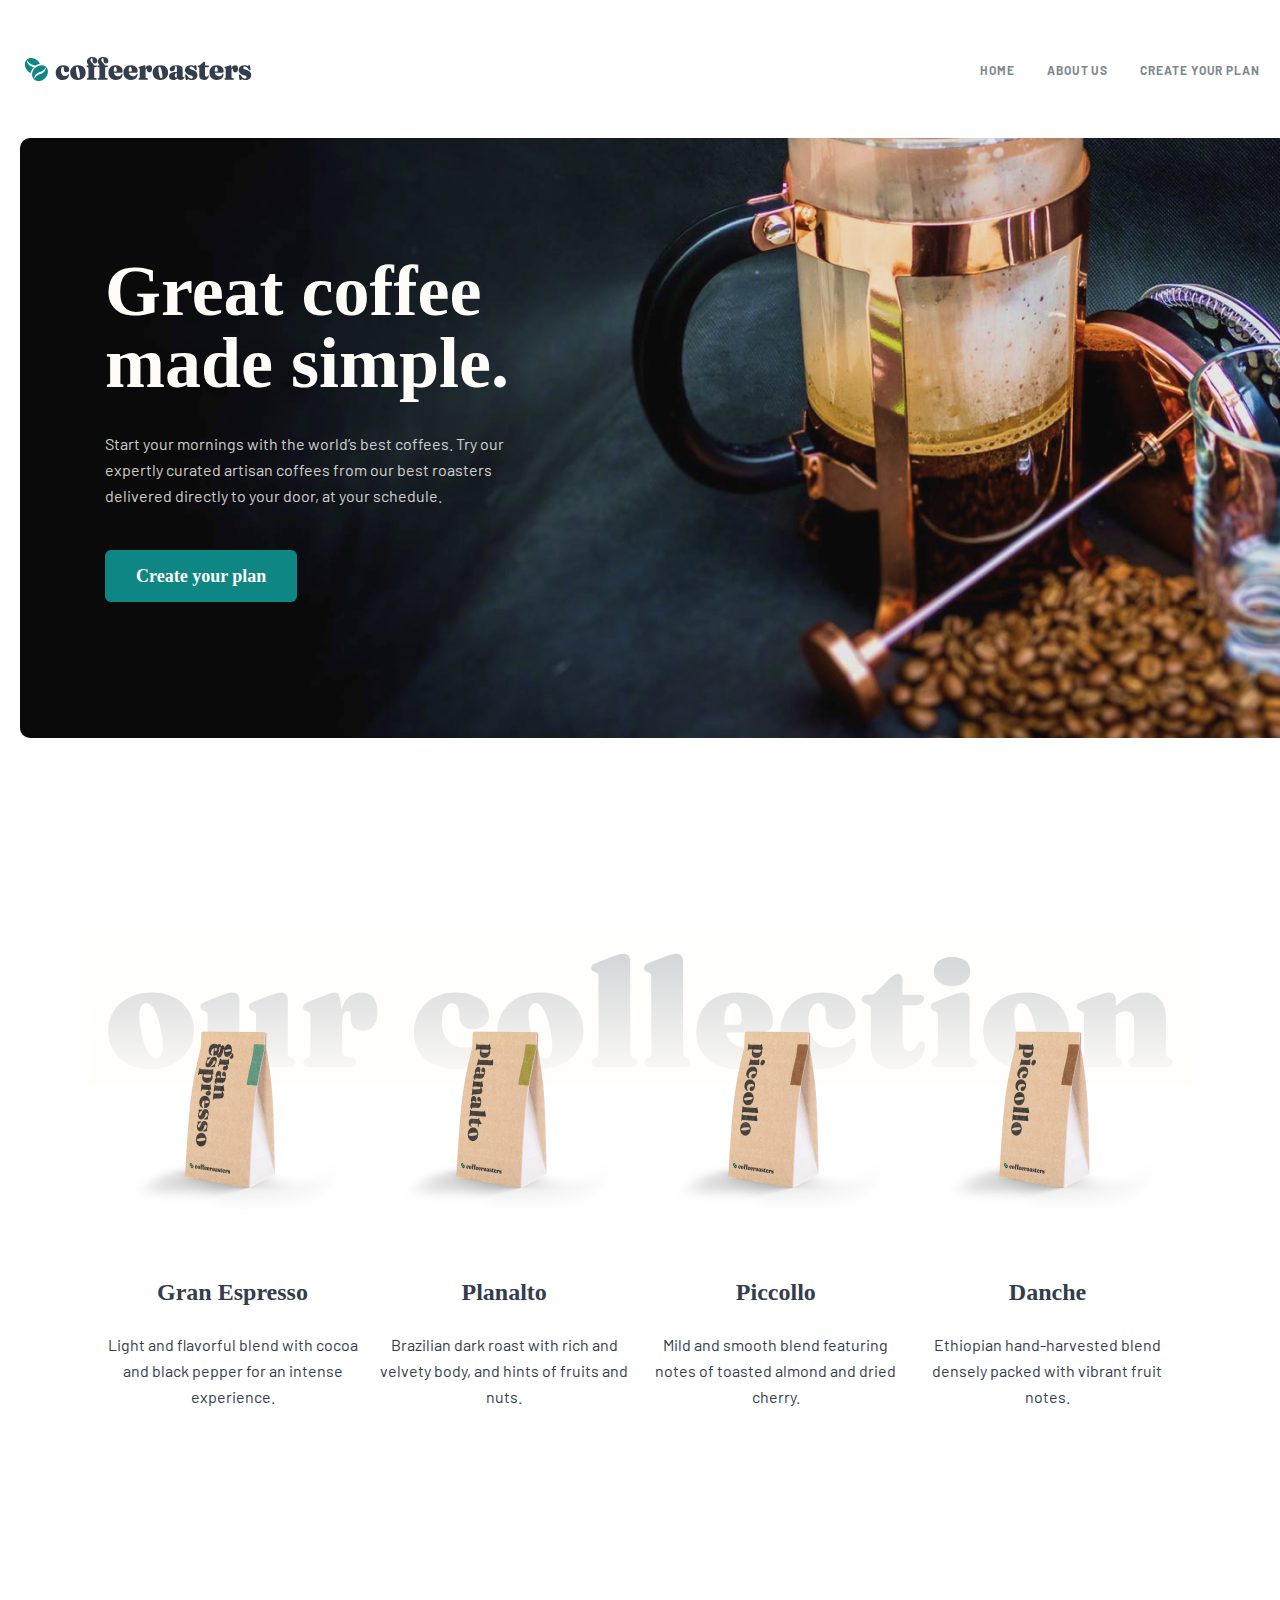
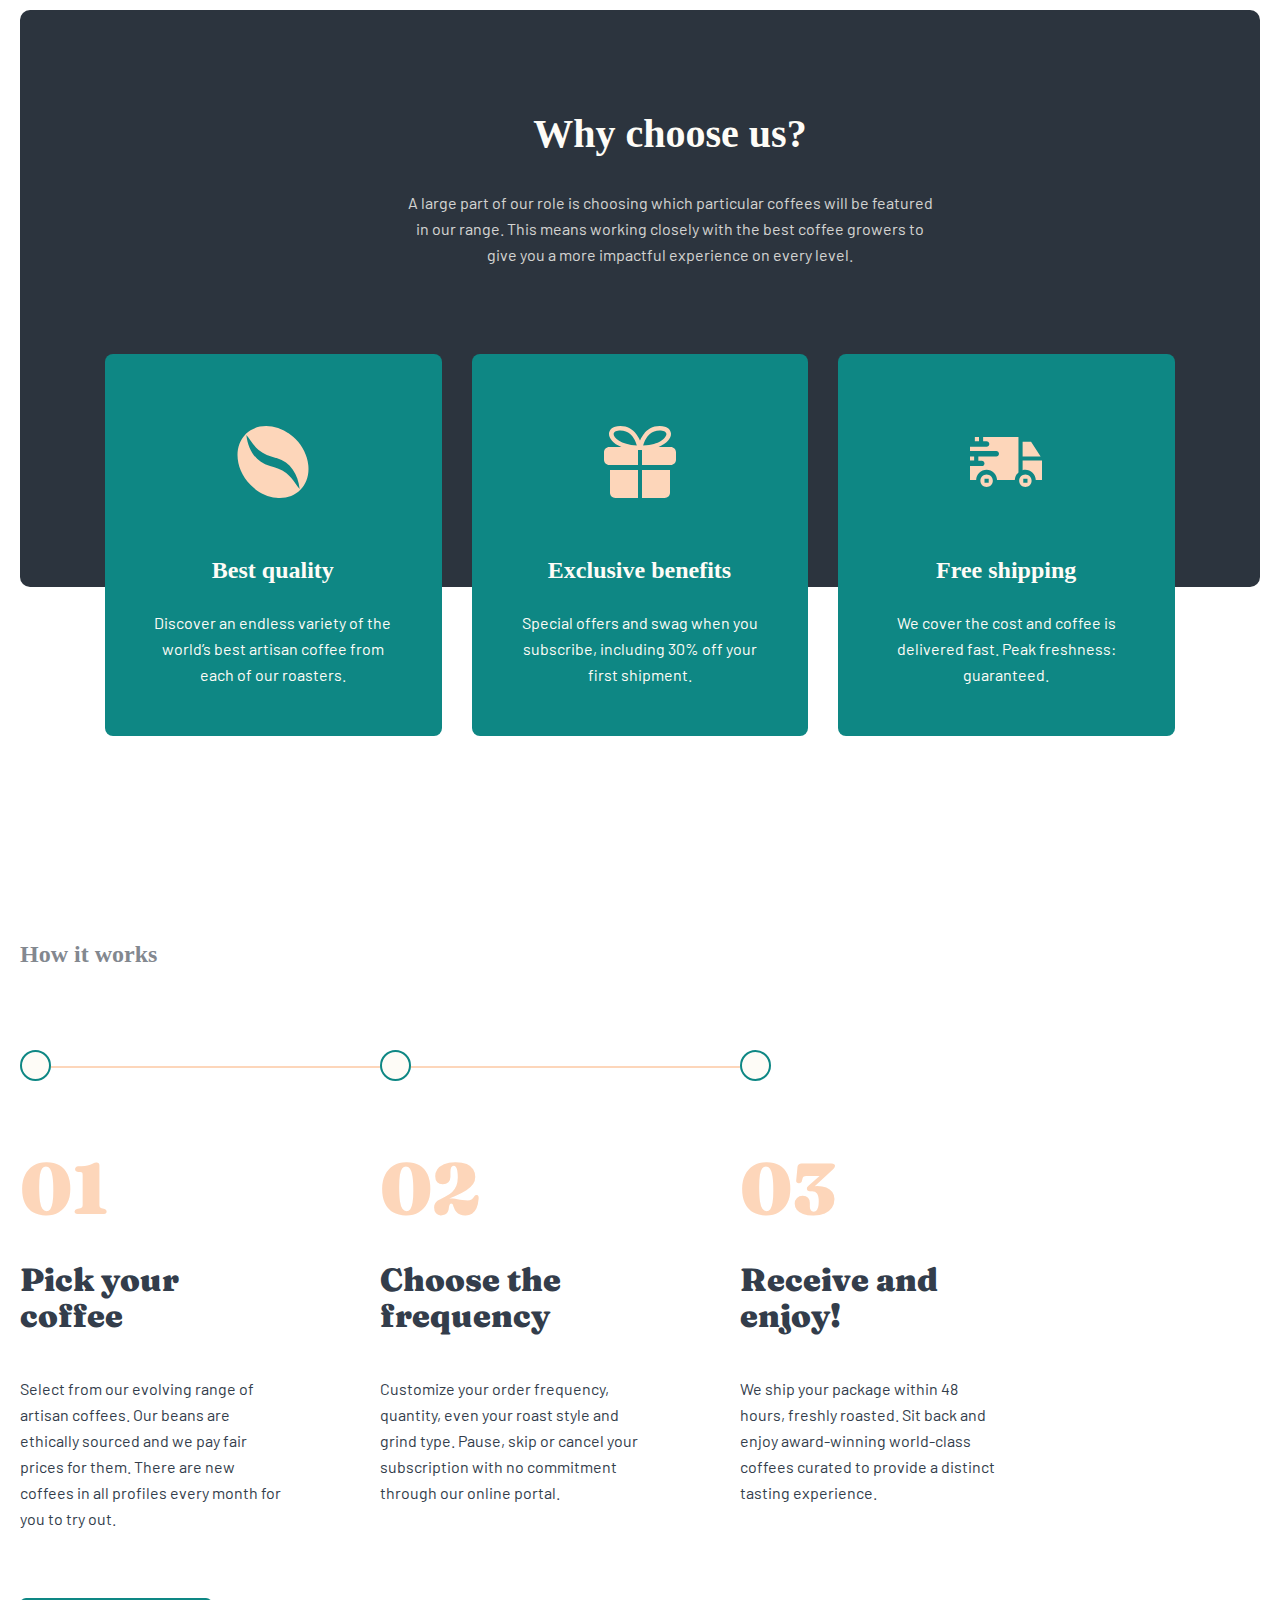
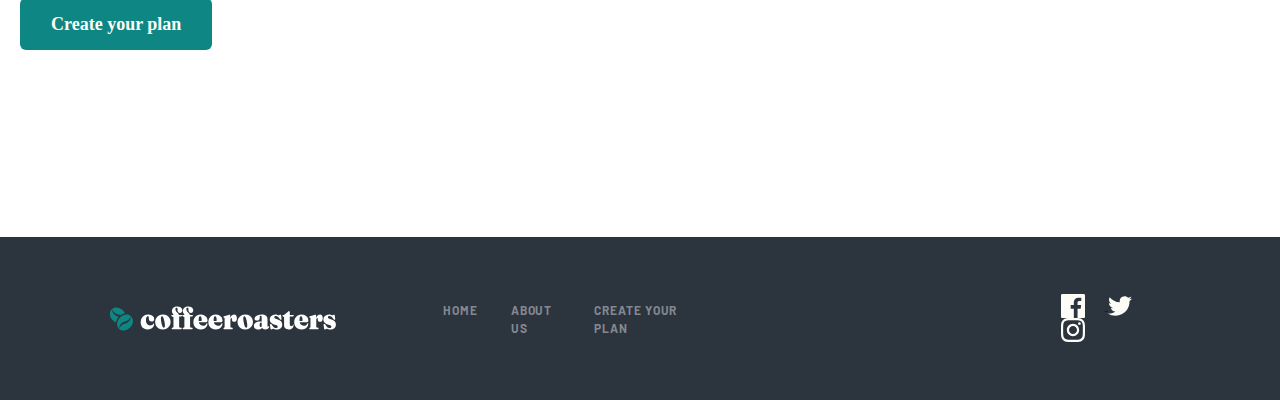
<file: index.html>
<!DOCTYPE html>
<html lang="en">
<head>
    <meta charset="UTF-8">
    <meta http-equiv="X-UA-Compatible" content="IE=edge">
    <meta name="viewport" content="width=device-width, initial-scale=1.0">
    <link rel="stylesheet" href="./css/normalize.css">
    <link rel="stylesheet" href="./css/styles-minified.css">
    <!-- <link rel="stylesheet" href="./css/styles.css"> -->
    <title>Coffe</title>
</head>
<body>
    <header class="header">
        <div class="header__container container">
            <a href="#"> 
                <img src="./images/logo.svg" alt="logo" width="236" height="26">
            </a>
            <nav>
                <ul class="header__right-nav"> 
                    <li class="header__right__nav__item">
                        <a href="#" class="header__right__nav__item__link">
                            HOME
                        </a>
                    </li>
                    <li class="header__right__nav__item">
                        <a href="./about.html" class="header__right__nav__item__link">
                            ABOUT US
                        </a>
                    </li>
                    <li class="header__right__nav__item">
                        <a href="#" class="header__right__nav__item__link">
                            Create your plan
                        </a>
                    </li>
                </ul>
            </nav>
        </div>
    </header>
    <main class="main">
        <section class="main__hero">
            <div class="main__container container">
                <div class="main__hero--background">
                    <div class="main__hero__text__container"> 
                        <h1 class="main__hero__heading">
                            Great coffee made simple.
                        </h1>
                        <p class="main__hero__text">
                            Start your mornings with the world’s best coffees. Try our expertly curated artisan coffees from our best roasters delivered directly to your door, at your schedule.
                        </p>
                        <a class="main__hero__button" href="#">Create your plan</a>
                    </div>
                </div>
            </div>
        </section>
        <section class="main__list__sec">
            <div class="main__list__container container">
                <ul class="main__coffee__list">
                    <li class="main__coffee__item">
                        <img class="main__coffee__item__img" src="./images/espresso.png" alt="coffee" width="256" height="193">
                        <h3 class="main__coffee__item__heading">Gran Espresso</h3>
                        <p class="main__coffee__item__text">
                            Light and flavorful blend with cocoa and black pepper for an intense experience.
                        </p>
                    </li>   
                    <li class="main__coffee__item">
                        <img class="main__coffee__item__img" src="./images/cofe2.png" alt="coffee" width="256" height="193">
                        <h3 class="main__coffee__item__heading">Planalto</h3>
                        <p class="main__coffee__item__text">
                            Brazilian dark roast with rich and velvety body, and hints of fruits and nuts.
                        </p>
                    </li>   
                    <li class="main__coffee__item">
                        <img class="main__coffee__item__img" src="./images/cofe3.png" alt="coffee" width="256" height="193">
                        <h3 class="main__coffee__item__heading">Piccollo</h3>
                        <p class="main__coffee__item__text">
                            Mild and smooth blend featuring notes of toasted almond and dried cherry.
                        </p>
                    </li>   
                    <li class="main__coffee__item">
                        <img class="main__coffee__item__img" src="./images/cofe4.png" alt="coffee" width="256" height="193">
                        <h3 class="main__coffee__item__heading">Danche</h3>
                        <p class="main__coffee__item__text">
                            Ethiopian hand-harvested blend densely packed with vibrant fruit notes.
                        </p>
                    </li>   
                </ul>
            </div>
        </section>
        <section class="choose">
            <div class="choose__container container">
                <div class="choose--background">
                    <div class="choose__top">
                        <h2 class="choose__top__heading">
                            Why choose us?
                        </h2>
                        <p class="choose__top__text">
                            A large part of our role is choosing which particular coffees will be featured in our range. This means working closely with the best coffee growers to give you a more impactful experience on every level.                                               
                        </p>
                    </div>
                    <div class="choose__bottom">
                        <ul class="choose__bottom__list">
                            <li class="choose__bottom__item">
                                <img src="./images/bg1.svg" alt="svg" width="72" height="72">
                                <h2 class="choose__bottom__item__heading">Best quality</h2>
                                <p class="choose__bottom__item__text">
                                    Discover an endless variety of the world’s best artisan coffee from each of our roasters.
                                </p>
                            </li>
                            <li class="choose__bottom__item">
                                <img src="./images/bg2.svg" alt="svg" width="72" height="72">
                                <h2 class="choose__bottom__item__heading">Exclusive benefits</h2>
                                <p class="choose__bottom__item__text">
                                    Special offers and swag when you subscribe, including 30% off your first shipment.
                                </p>
                            </li>
                            <li class="choose__bottom__item">
                                <img src="./images/bg3.svg" alt="svg" width="72" height="72">
                                <h2 class="choose__bottom__item__heading">Free shipping</h2>
                                <p class="choose__bottom__item__text">
                                    We cover the cost and coffee is delivered fast. Peak freshness: guaranteed.
                                </p>
                            </li>
                        </ul>
                    </div>
                </div>
            </div>
        </section>
        <section class="works">
            <div class="works__wrapper container">
                <div class="works__container">
                    <h2 class="works__container__heading">
                        How it works
                    </h2>
                    <div class="works__plan">
                        <ol class="works__list">
                            <li class="works__list__item">
                                <span class="works__list__circle"></span>
                                <div>
                                    <p class="works__list__item__number">
                                        01
                                    </p>
                                    <h3 class="works__list__item__heading">
                                        Pick your coffee
                                    </h3>
                                    <p class="works__list__item__text">
                                        Select from our evolving range of artisan coffees. Our beans are ethically sourced and we pay fair prices for them. There are new coffees in all profiles every month for you to try out.
                                    </p>
                                </div>
                            </li>
                            <li class="works__list__item">
                                <span class="works__list__circle"></span>
                                <div>
                                    <p class="works__list__item__number">
                                        02
                                    </p>
                                    <h3 class="works__list__item__heading">
                                        Choose the frequency
                                    </h3>
                                    <p class="works__list__item__text">
                                        Customize your order frequency, quantity, even your roast style and grind type. Pause, skip or cancel your subscription with no commitment through our online portal.
                                    </p>
                                </div>
                            </li>
                            <li class="works__list__item">
                                <span class="works__list__circle"></span>
                                <div>
                                    <p class="works__list__item__number">
                                        03
                                    </p>
                                    <h3 class="works__list__item__heading">
                                        Receive and enjoy!
                                    </h3>
                                    <p class="works__list__item__text">
                                        We ship your package within 48 hours, freshly roasted. Sit back and enjoy award-winning world-class coffees curated to provide a distinct tasting experience.
                                    </p>
                                </div>
                            </li>
                        </ol>
                        <a class="main__hero__button" href="#">Create your plan</a>
                    </div>
                </div>
            </div>
        </section>
    </main>
    <footer class="footer  container">
        <div class="footer__container">
            <div class="footer__container__left">
                <a href="#">
                    <img src="./images/logo2.svg" alt="logo" width="235" height="25">
                </a>
                <div class="footer__container__left__right">
                    <nav>
                        <ul class="footer__container__left__list">
                            <li class="footer__container__left__item">
                                <a class="footer__container__left__item__link" href="#">
                                    HOME
                                </a>
                            </li>
                            <li class="footer__container__left__item">
                                <a class="footer__container__left__item__link" href="./about.html">
                                    ABOUT US
                                </a>
                            </li>
                            <li class="footer__container__left__item">
                                <a class="footer__container__left__item__link" href="#">
                                    Create your plan
                                </a>
                            </li>
                        </ul>
                    </nav>
                </div>
            </div>
            <div class="footer__container__right">
                <a href="#">
                    <img class="footer__container__right__img" src="./images/face.svg" alt="facebook" width="24" height="24">
                    <img class="footer__container__right__img" src="./images/twitter.svg" alt="twitter" width="24" height="24">
                    <img class="footer__container__right__img" src="./images/inst.svg" alt="inst" width="24" height="24">
                </a>
            </div>
        </div>
    </footer>
</body>
</html>
</file>
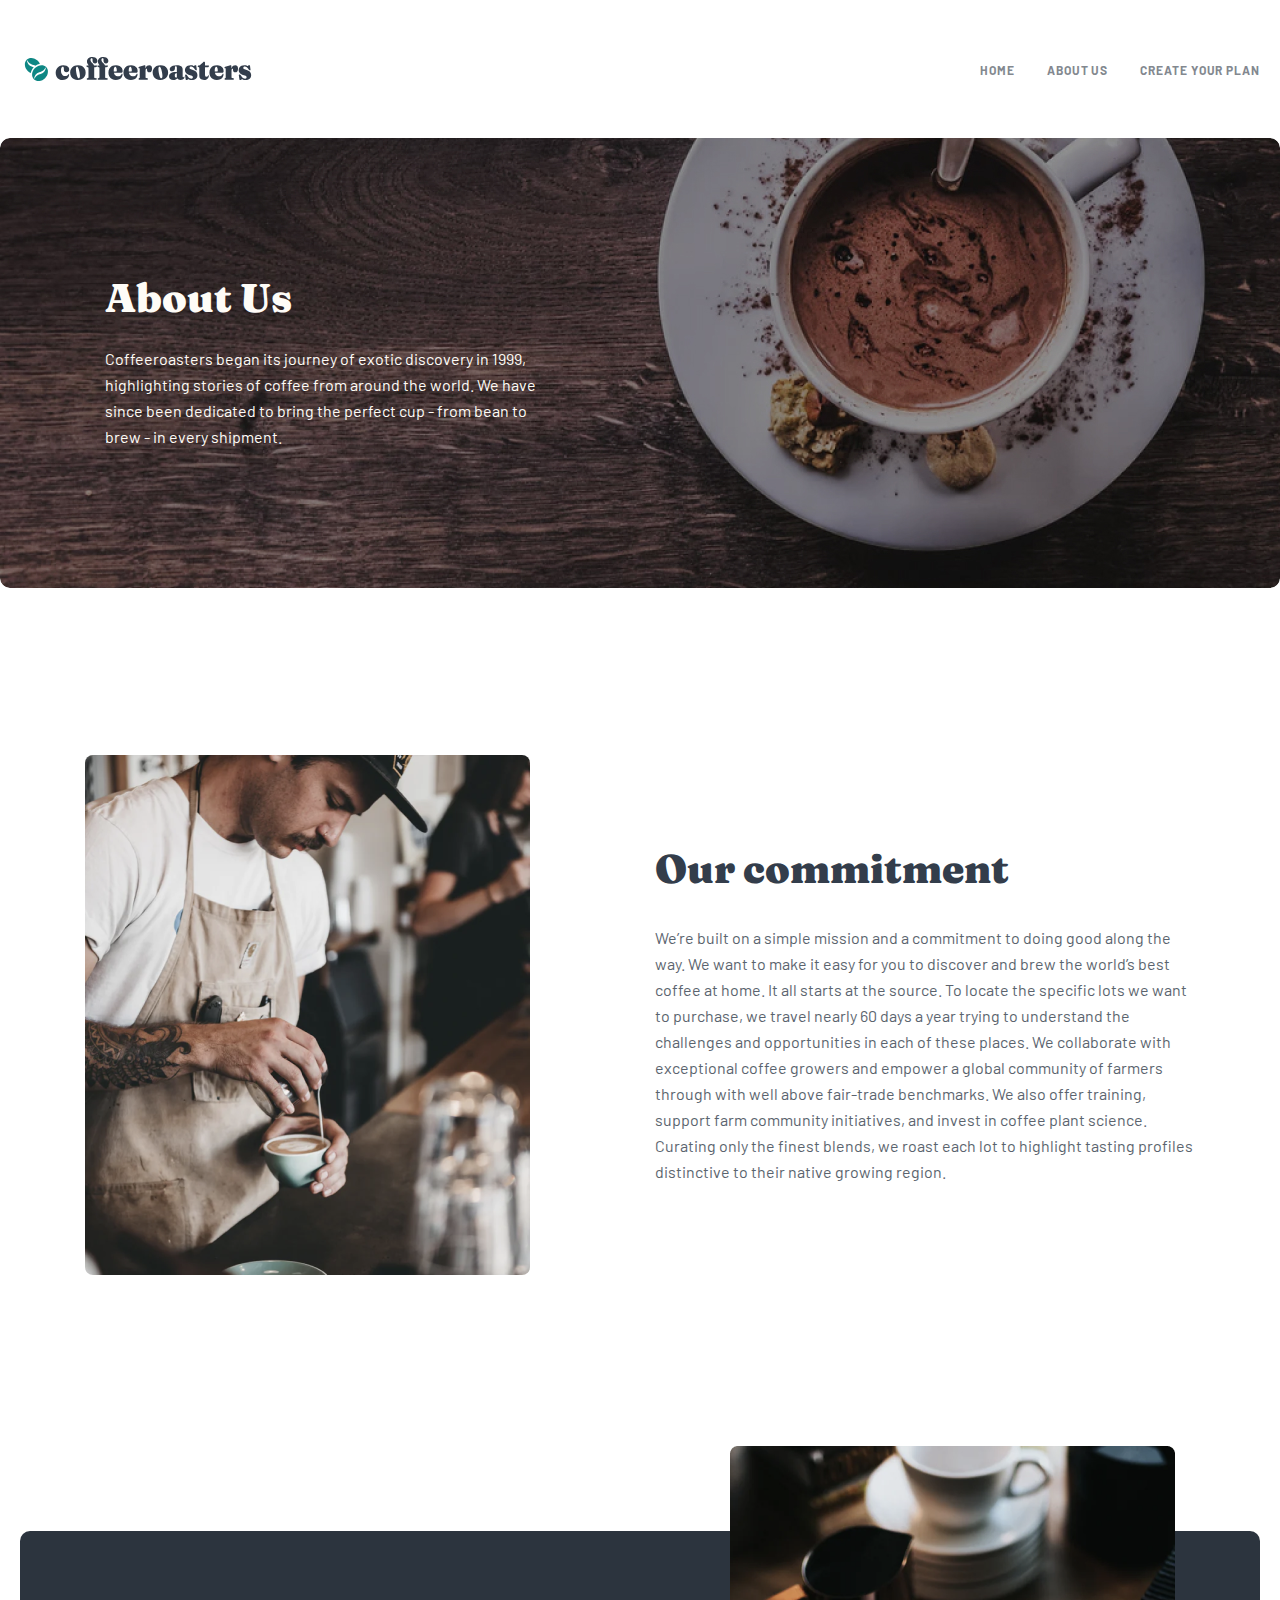
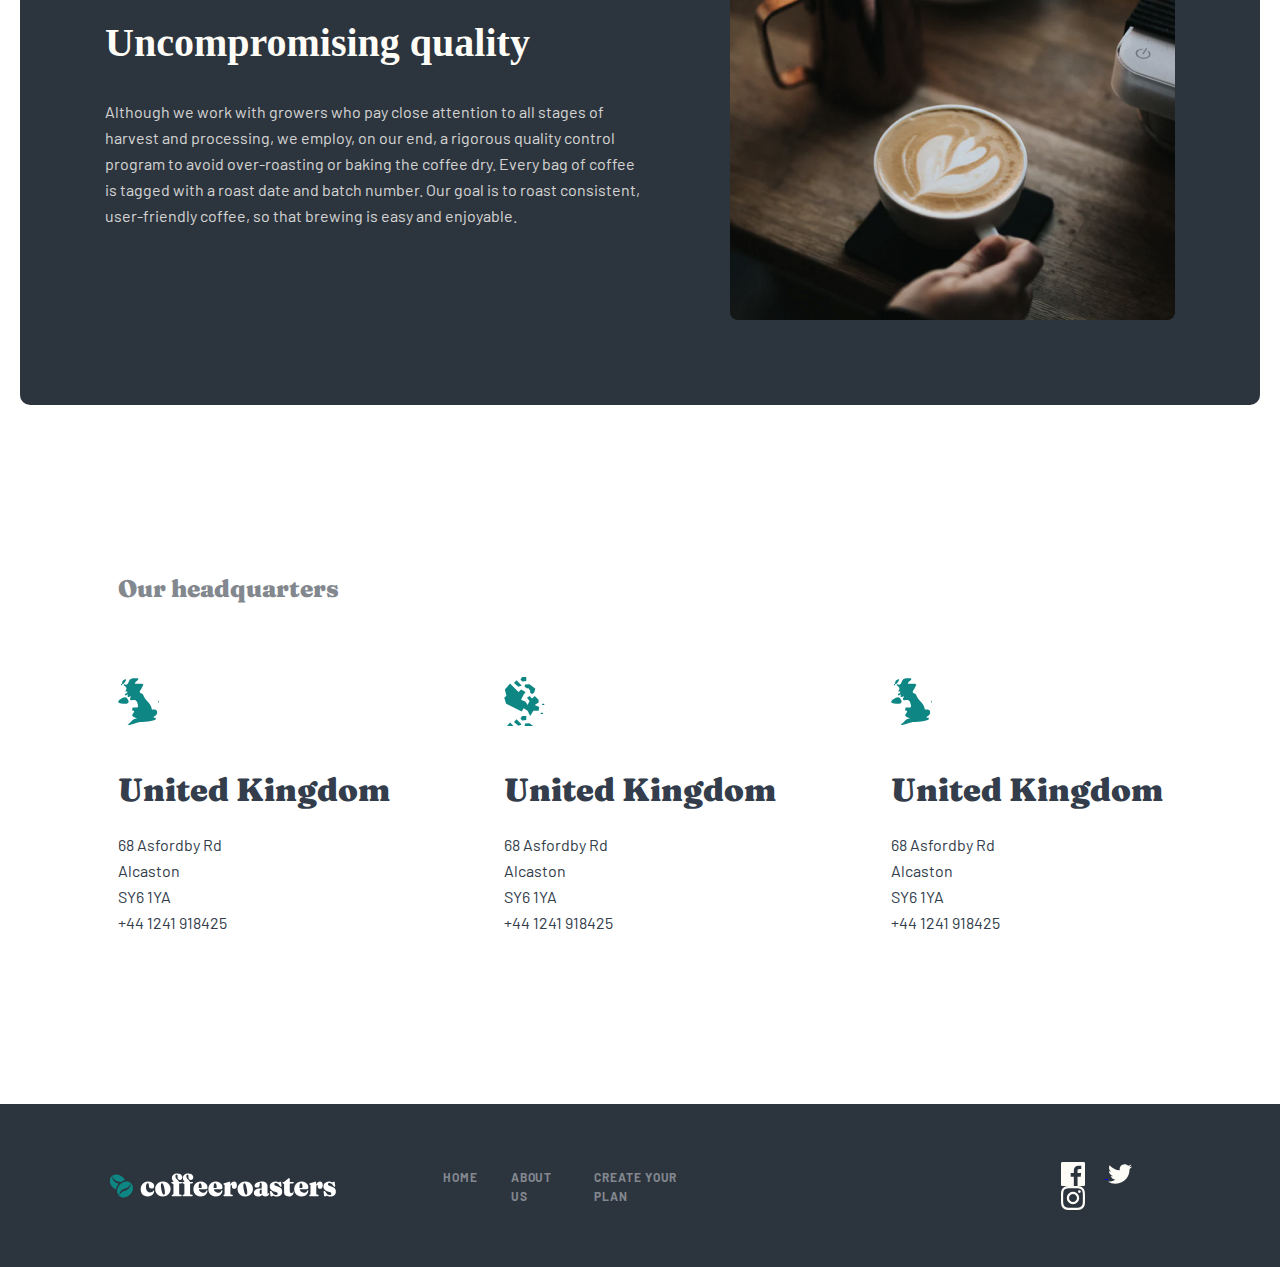
<file: about.html>
<!DOCTYPE html>
<html lang="en">
<head>
    <meta charset="UTF-8">
    <meta http-equiv="X-UA-Compatible" content="IE=edge">
    <meta name="viewport" content="width=device-width, initial-scale=1.0">
    <link rel="stylesheet" href="./css/normalize.css">
    <link rel="stylesheet" href="./css/styles-minified.css">
    <!-- <link rel="stylesheet" href="./css/styles.css"> -->
    <title>About us</title>
</head>
<body>
    <header class="header">
        <div class="header__container container">
            <a href="./index.html"> 
                <img src="./images/logo.svg" alt="logo" width="236" height="26">
            </a>
            <nav>
                <ul class="header__right-nav"> 
                    <li class="header__right__nav__item">
                        <a href="./index.html" class="header__right__nav__item__link">
                            HOME
                        </a>
                    </li>
                    <li class="header__right__nav__item">
                        <a href="#" class="header__right__nav__item__link">
                            ABOUT US
                        </a>
                    </li>
                    <li class="header__right__nav__item">
                        <a href="#" class="header__right__nav__item__link">
                            Create your plan
                        </a>
                    </li>
                </ul>
            </nav>
        </div>
    </header>
    <main class="main">
        <section class="hero">
            <div class="hero__container--background container">
                <div class="hero__wrapper">
                    <h2 class="hero__heading">
                        About Us
                    </h2>
                    <p class="hero__text">
                        Coffeeroasters began its journey of exotic discovery in 1999, highlighting stories of coffee from around the world. We have since been dedicated to bring the perfect cup - from bean to brew - in every shipment.
                    </p>
                </div>
            </div>
        </section>
        <section class="commitment">
            <div class="commitment__container container">
                <div class="commitment__left">
                    <img class="commitment__left-img" src="./images/commitment.png" alt="comm" width="445" height="520">
                </div>
                <div class="commitment__right">
                    <h2 class="commitment__right-heading">
                        Our commitment
                    </h2>
                    <p class="commitment__right-text">
                        We’re built on a simple mission and a commitment to doing good along the way. We want to make it easy for you to discover and brew the world’s best coffee at home. It all starts at the source. To locate the specific lots we want to purchase, we travel nearly 60 days a year trying to understand the challenges and opportunities in each of these places. We collaborate with exceptional coffee growers and empower a global community of farmers through with well above fair-trade benchmarks. We also offer training, support farm community initiatives, and invest in coffee plant science. Curating only the finest blends, we roast each lot to highlight tasting profiles distinctive to their native growing region.
                    </p>
                </div>
            </div>
        </section>
        <section class="quality">
            <div class="quality__container container">
                <div class="quality__wrapper">
                    <h2 class="quality__heading">
                        Uncompromising quality
                    </h2>
                    <p class="quality__text">
                        Although we work with growers who pay close attention to all stages of harvest and processing, we employ, on our end, a rigorous quality control program to avoid over-roasting or baking the coffee dry. Every bag of coffee is tagged with a roast date and batch number. Our goal is to roast consistent, user-friendly coffee, so that brewing is easy and enjoyable.
                    </p>
                    <div class="quality--background"></div>
                </div>
            </div>
        </section>
        <section class="headquarters"> 
            <div class="headquarters__container container">
                <h2 class="headquarters__heading">Our headquarters</h2>
                <ul class="headquarters__list">
                    <li class="headquarters__item">
                        <h3 class="headquarters__item-heading-uk">United Kingdom</h3>
                        <ul class="headquarters__item-list">
                            <li class="headquarters-list_item">68  Asfordby Rd</li>
                            <li class="headquarters-list_item">Alcaston</li>
                            <li class="headquarters-list_item">SY6 1YA</li>
                            <li class="headquarters-list_item">+44 1241 918425</li>
                        </ul>
                    </li>
                    <li class="headquarters__item">
                        <h3 class="headquarters__item-heading-canada">United Kingdom</h3>
                        <ul class="headquarters__item-list">
                            <li class="headquarters-list_item">68  Asfordby Rd</li>
                            <li class="headquarters-list_item">Alcaston</li>
                            <li class="headquarters-list_item">SY6 1YA</li>
                            <li class="headquarters-list_item">+44 1241 918425</li>
                        </ul>
                    </li>
                    <li class="headquarters__item">
                        <h3 class="headquarters__item-heading-uk">United Kingdom</h3>
                        <ul class="headquarters__item-list">
                            <li class="headquarters-list_item">68  Asfordby Rd</li>
                            <li class="headquarters-list_item">Alcaston</li>
                            <li class="headquarters-list_item">SY6 1YA</li>
                            <li class="headquarters-list_item">+44 1241 918425</li>
                        </ul>
                    </li>
                </ul>
            </div>
        </section>
    </main>
    <footer class="footer  container">
        <div class="footer__container">
            <div class="footer__container__left">
                <a href="#">
                    <img src="./images/logo2.svg" alt="logo" width="235" height="25">
                </a>
                <div class="footer__container__left__right">
                    <nav>
                        <ul class="footer__container__left__list">
                            <li class="footer__container__left__item">
                                <a class="footer__container__left__item__link" href="./index.html">
                                    HOME
                                </a>
                            </li>
                            <li class="footer__container__left__item">
                                <a class="footer__container__left__item__link" href="#">
                                    ABOUT US
                                </a>
                            </li>
                            <li class="footer__container__left__item">
                                <a class="footer__container__left__item__link" href="#">
                                    Create your plan
                                </a>
                            </li>
                        </ul>
                    </nav>
                </div>
            </div>
            <div class="footer__container__right">
                <a href="#">
                    <img class="footer__container__right__img" src="./images/face.svg" alt="facebook" width="24" height="24">
                    <img class="footer__container__right__img" src="./images/twitter.svg" alt="twitter" width="24" height="24">
                    <img class="footer__container__right__img" src="./images/inst.svg" alt="inst" width="24" height="24">
                </a>
            </div>
        </div>
    </footer>
</body>
</html>
</file>
<file: css/styles-minified.css>
@font-face{font-family:Fraunces;font-style:normal;font-display:swap;font-weight:900;src:url('../fonts/fraunces-v22-latin-900.woff2') format('woff2'),url('../fonts/fraunces-v22-latin-900.woff') format('woff')}@font-face{font-family:Barlow;font-style:normal;font-display:swap;font-weight:400;src:url('../fonts/barlow-v12-latin-regular.woff2') format('woff2'),url('../fonts/barlow-v12-latin-regular.woff') format('woff')}@font-face{font-family:Barlow;font-style:normal;font-display:swap;font-weight:700;src:url('../fonts/barlow-v12-latin-700.woff2') format('woff2'),url('../fonts/barlow-v12-latin-700.woff') format('woff')}*{-webkit-box-sizing:border-box;box-sizing:border-box}.container{max-width:1320px;margin-right:auto;margin-left:auto;padding-right:20px;padding-left:20px}img{vertical-align:middle}.visually-hidden{position:absolute;width:1px;height:1px;margin:-1px;padding:0;overflow:hidden;border:0;clip:rect(0 0 0 0)}body{font-family:Barlow}.header__container{display:-webkit-box;display:-ms-flexbox;display:flex;-webkit-box-pack:justify;-ms-flex-pack:justify;justify-content:space-between;-webkit-box-align:center;-ms-flex-align:center;align-items:center;margin-bottom:44px;margin-top:44px}.header__right-nav{display:-webkit-box;display:-ms-flexbox;display:flex;list-style-type:none;padding:0}.header__right__nav__item__link{text-decoration:none;margin-right:32px;font-weight:700;font-size:12px;line-height:15px;letter-spacing:.923077px;text-transform:uppercase;color:#83888f}.header__right__nav__item__link:hover{color:#333d4b}.header__right__nav__item__link:active{opacity:.8}.header__right__nav__item:last-child .header__right__nav__item__link{margin-right:0}.main__hero--background{background-image:url(./../images/Bitmap.png);width:1280px;height:600px;border-radius:10px;-o-object-fit:cover;object-fit:cover}.main__hero__text__container{padding:117px 0 117px 85px;max-width:493px}.main__hero__heading{margin:0;padding:0;margin-bottom:32px;font-family:'Fraunces 9pt';font-style:normal;font-weight:900;font-size:72px;line-height:72px;color:#fefcf7}.main__hero__text{margin:0;width:445px;font-family:Barlow;font-style:normal;font-weight:400;font-size:16px;line-height:26px;color:#fefcf7;mix-blend-mode:normal;opacity:.8;margin-bottom:55px}.main__hero__button{text-decoration:none;margin:0;padding:0;font-family:'Fraunces 9pt';font-style:normal;font-weight:900;font-size:18px;line-height:25px;text-align:center;color:#fefcf7;padding:16px 31px;background-color:#0e8784;border-radius:6px}.main__hero__button:hover{background-color:#66d2cf}.main__hero__button:active{background-color:#e2dedb}.main__list__container{padding-top:262px;background-image:url(./../images/background-text.svg);background-repeat:no-repeat;background-position:calc(50%) calc(32%);margin-bottom:200px}.main__coffee__list{list-style-type:none;padding:0;display:-webkit-box;display:-ms-flexbox;display:flex;padding-left:84.5px;padding-right:84.5px;-webkit-box-pack:justify;-ms-flex-pack:justify;justify-content:space-between}.main__coffee__item{width:256px;display:-webkit-box;display:-ms-flexbox;display:flex;-webkit-box-orient:vertical;-webkit-box-direction:normal;-ms-flex-direction:column;flex-direction:column;-webkit-box-pack:center;-ms-flex-pack:center;justify-content:center;-webkit-box-align:center;-ms-flex-align:center;align-items:center;text-align:center}.main__coffee__item:hover{-webkit-box-shadow:2px 2px 8px #333d4b;box-shadow:2px 2px 8px #333d4b}.main__coffee__item__img{-o-object-fit:contain;object-fit:contain;width:256px;height:193px}.main__coffee__item__heading{margin:0;font-family:'Fraunces 9pt';font-style:normal;font-weight:900;font-size:24px;line-height:32px;text-align:center;color:#333d4b;margin-top:67px;margin-bottom:24px}.main__coffee__item__text{font-family:Barlow;font-style:normal;font-weight:400;font-size:16px;line-height:26px;text-align:center;color:#333d4b;margin:0}.choose__container{margin-bottom:351px}.choose--background{background-color:#2c343e;border-radius:10px;height:577px}.choose__top{padding-top:100px;margin-bottom:86px;display:-webkit-box;display:-ms-flexbox;display:flex;-webkit-box-orient:vertical;-webkit-box-direction:normal;-ms-flex-direction:column;flex-direction:column;width:540px;text-align:center;margin-right:380px;margin-left:380px}.choose__top__heading{margin:0;font-family:'Fraunces 9pt';font-style:normal;font-weight:900;font-size:40px;line-height:48px;color:#fefcf7;margin-bottom:32px}.choose__top__text{margin:0;font-family:Barlow;font-style:normal;font-weight:400;font-size:16px;line-height:26px;text-align:center;color:#fefcf7;mix-blend-mode:normal;opacity:.8}.choose__bottom__list{display:-webkit-box;display:-ms-flexbox;display:flex;list-style-type:none;padding:0;padding-right:85px;padding-left:85px}.choose__bottom__item{padding:72px 48px 48px 47px;background-color:#0e8784;border-radius:8px;width:350px;display:-webkit-box;display:-ms-flexbox;display:flex;-webkit-box-orient:vertical;-webkit-box-direction:normal;-ms-flex-direction:column;flex-direction:column;text-align:center;-webkit-box-pack:center;-ms-flex-pack:center;justify-content:center;-webkit-box-align:center;-ms-flex-align:center;align-items:center;margin-right:30px}.choose__bottom__item:last-child{margin-right:0}.choose__bottom__item__heading{font-family:'Fraunces 9pt';font-style:normal;font-weight:900;font-size:24px;line-height:32px;margin:0;margin-top:56px;margin-bottom:24px;color:#fefcf7}.choose__bottom__item__text{font-family:Barlow;font-style:normal;font-weight:400;font-size:16px;line-height:26px;margin:0;text-align:center;color:#fefcf7}.footer{background-color:#2c343e}.footer__container{padding-left:85px;padding-right:85px;padding-top:47px;padding-bottom:47px;display:-webkit-box;display:-ms-flexbox;display:flex;-webkit-box-align:center;-ms-flex-align:center;align-items:center}.footer__container__left{display:-webkit-box;display:-ms-flexbox;display:flex;-webkit-box-align:center;-ms-flex-align:center;align-items:center}.footer__container__left__right{margin-left:103px;margin-right:368px;display:-webkit-box;display:-ms-flexbox;display:flex;-webkit-box-align:center;-ms-flex-align:center;align-items:center}.footer__container__left__list{display:-webkit-box;display:-ms-flexbox;display:flex;list-style-type:none;padding:0}.footer__container__left__item__link{text-decoration:none;font-family:Barlow;font-style:normal;font-weight:700;font-size:12px;line-height:15px;letter-spacing:.923077px;text-transform:uppercase;color:#83888f}.footer__container__left__item__link:hover{color:#fefcf7}.footer__container__left__item{margin-right:33px}.footer__container__left__item:last-child{margin-right:0}.footer__container__right__img{margin-right:20px}.footer__container__right__img:last-child{margin-right:0}.works__container{margin-bottom:200px}.works__container__heading{margin:0;font-family:'Fraunces 9pt';font-style:normal;font-weight:900;font-size:24px;line-height:32px;color:#83888f;margin-bottom:80px}.works__list{list-style-type:none;padding:0;display:-webkit-box;display:-ms-flexbox;display:flex}.works__list__item{width:360px;margin:0;padding-right:95px;position:relative}.works__list__circle{content:"";background-image:url(./../images/Oval.svg);display:inline-block;width:31px;height:31px;margin-bottom:67px;z-index:100}.works__list__circle::after{content:"";display:inline-block;position:absolute;top:15.5px;left:0;height:2px;width:100%;background-color:#fdd6ba;z-index:-1}.works__list__item:last-child .works__list__circle::after{display:none}.works__list__item__number{margin:0;font-family:Fraunces;font-style:normal;font-weight:900;font-size:72px;line-height:72px;color:#fdd6ba;margin-bottom:38px}.works__list__item__heading{margin:0;font-family:Fraunces;font-style:normal;font-weight:900;font-size:32px;line-height:36px;color:#333d4b;width:255px;margin-bottom:42px}.works__list__item__text{margin:0;font-family:Barlow;font-style:normal;font-weight:400;font-size:16px;line-height:26px;color:#333d4b;margin-bottom:64px}.hero__container--background{background-image:url(./../images/about-bg.jpg);width:1280px;height:450px;background-size:cover;border-radius:10px;margin-bottom:167px}.hero__wrapper{padding:136px 0 138px 85px;width:445px}.hero__heading{margin:0;font-family:Fraunces;font-weight:900;font-size:40px;line-height:48px;color:#fefcf7;margin-bottom:24px}.hero__text{margin:0;font-family:Barlow;font-weight:400;font-size:16px;line-height:26px;color:#fefcf7;width:445px}.commitment__container{display:-webkit-box;display:-ms-flexbox;display:flex;margin-bottom:256px;max-width:1150px}.commitment__left{margin-right:125px}.commitment__left-img{border-radius:8px;-o-object-fit:cover;object-fit:cover}.commitment__right{margin-top:90px}.commitment__right-heading{margin:0;font-family:Fraunces;font-style:normal;font-weight:900;font-size:40px;line-height:48px;color:#333d4b;margin-bottom:32px}.commitment__right-text{margin:0;width:540px;font-family:Barlow;font-size:16px;line-height:26px;color:#333d4b;mix-blend-mode:normal;opacity:.8}.quality__wrapper{background-color:#2c343e;border-radius:10px;padding:88px 0 176px 85px;position:relative;margin-bottom:168px}.quality--background{background-image:url(./../images/quality-bg.png);background-repeat:no-repeat;position:absolute;background-size:445px 474px;width:445px;height:474px;top:-85px;right:85px}.quality__heading{width:540px;margin:0;font-family:'Fraunces 9pt';font-style:normal;font-weight:900;font-size:40px;line-height:48px;color:#fefcf7;margin-bottom:32px}.quality__text{margin:0;width:540px;font-family:Barlow;font-style:normal;font-weight:400;font-size:16px;line-height:26px;color:#fefcf7;mix-blend-mode:normal;opacity:.8}.headquarters__container{max-width:1085px;margin-bottom:168px}.headquarters__heading{margin:0;font-family:Fraunces;font-style:normal;font-weight:900;font-size:24px;line-height:32px;color:#83888f;margin-bottom:72px}.headquarters__list{display:-webkit-box;display:-ms-flexbox;display:flex;list-style-type:none;padding:0;-webkit-box-pack:justify;-ms-flex-pack:justify;justify-content:space-between}.headquarters__item-heading-uk{margin:0;font-family:Fraunces;font-style:normal;font-weight:900;font-size:32px;line-height:36px;color:#333d4b;padding-top:95px;position:relative;margin-bottom:24px}.headquarters__item-heading-uk::before{content:"";display:inline-block;background-image:url(./../images/uk.svg);width:41px;height:49px;background-size:contain;position:absolute;top:0}.headquarters__item-heading-canada{margin:0;font-family:Fraunces;font-style:normal;font-weight:900;font-size:32px;line-height:36px;color:#333d4b;padding-top:95px;position:relative;margin-bottom:24px}.headquarters__item-heading-canada::before{content:"";display:inline-block;background-image:url(./../images/canada.svg);width:41px;height:49px;background-size:contain;position:absolute;top:0}.headquarters__item-heading-uk{margin:0;font-family:Fraunces;font-style:normal;font-weight:900;font-size:32px;line-height:36px;color:#333d4b;padding-top:95px;position:relative;margin-bottom:24px}.headquarters__item-heading-uk::before{content:"";display:inline-block;background-image:url(./../images/uk.svg);width:41px;height:49px;background-size:contain;position:absolute;top:0}.headquarters__item-list{list-style-type:none;padding:0}.headquarters-list_item{margin:0;font-family:Barlow;font-style:normal;font-weight:400;font-size:16px;line-height:26px;color:#333d4b}
</file>
<file: css/styles.css>
@font-face {
    font-family: 'Fraunces';
    font-style: normal;
    font-display: swap;
    font-weight: 900;
    src: url('../fonts/fraunces-v22-latin-900.woff2') format('woff2'),
    url('../fonts/fraunces-v22-latin-900.woff') format('woff');
}
@font-face {
    font-family: 'Barlow';
    font-style: normal;
    font-display: swap;
    font-weight: 400;
    src: url('../fonts/barlow-v12-latin-regular.woff2') format('woff2'),
    url('../fonts/barlow-v12-latin-regular.woff') format('woff');
}
@font-face {
    font-family: 'Barlow';
    font-style: normal;
    font-display: swap;   
    font-weight: 700;
    src: url('../fonts/barlow-v12-latin-700.woff2') format('woff2'),
    url('../fonts/barlow-v12-latin-700.woff') format('woff');
}

* {
    box-sizing: border-box;
}

.container {
    max-width: 1320px;
    margin-right: auto;
    margin-left: auto;
    padding-right: 20px;
    padding-left: 20px;
}

img {
    vertical-align: middle;
}

.visually-hidden {
    position: absolute;
    width: 1px;
    height: 1px;
    margin: -1px;
    padding: 0;
    overflow: hidden;
    border: 0;
    clip: rect(0 0 0 0)
} 

body {
    font-family: 'Barlow';
}

/* ______________________ */

.header__container {
    display: flex;
    justify-content: space-between;
    align-items: center;
    margin-bottom: 44px;
    margin-top: 44px;
}

.header__right-nav {
    display: flex;
    list-style-type: none;
    padding: 0;
}

.header__right__nav__item__link {
    text-decoration: none;
    margin-right: 32px;
    font-weight: 700;
    font-size: 12px;
    line-height: 15px;
    letter-spacing: 0.923077px;
    text-transform: uppercase;
    color: #83888F;
}

.header__right__nav__item__link:hover {
    color: #333D4B;
}

.header__right__nav__item__link:active {
    opacity: 0.8;
}

.header__right__nav__item:last-child .header__right__nav__item__link {
    margin-right: 0;
}

/* ____MAIN_____ */

.main__hero--background {
    background-image: url(./../images/Bitmap.png);
    width: 1280px;
    height: 600px;
    border-radius: 10px;
    object-fit: cover;
}

.main__hero__text__container {
    padding: 117px 0 117px 85px;
    max-width: 493px;
}

.main__hero__heading {
    margin: 0;
    padding: 0;
    margin-bottom: 32px;
    font-family: 'Fraunces 9pt';
    font-style: normal;
    font-weight: 900;
    font-size: 72px;
    line-height: 72px;
    color: #FEFCF7;
}

.main__hero__text {
    margin: 0;
    width: 445px;
    font-family: 'Barlow';
    font-style: normal;
    font-weight: 400;
    font-size: 16px;
    line-height: 26px;
    color: #FEFCF7;
    mix-blend-mode: normal;
    opacity: 0.8;
    margin-bottom: 55px;
}

.main__hero__button {
    text-decoration: none;
    margin: 0;
    padding: 0;
    font-family: 'Fraunces 9pt';
    font-style: normal;
    font-weight: 900;
    font-size: 18px;
    line-height: 25px;
    text-align: center;
    color: #FEFCF7;
    padding: 16px 31px;
    background-color: #0E8784;
    border-radius: 6px;
}

.main__hero__button:hover {
    background-color: #66D2CF;
}

.main__hero__button:active {
    background-color: #E2DEDB;
}

.main__list__container {
    padding-top: 262px;
    background-image: url(./../images/background-text.svg);
    background-repeat: no-repeat;
    background-position: calc(50%) calc(32%);
    margin-bottom: 200px;
}

.main__coffee__list  {
    list-style-type: none;
    padding: 0;
    display: flex;
    padding-left: 84.5px;
    padding-right: 84.5px;
    justify-content: space-between;
}

.main__coffee__item {
    width: 256px;
    display: flex;
    flex-direction: column;
    justify-content: center;
    align-items: center;
    text-align: center;
}

.main__coffee__item:hover {
    box-shadow: 2px 2px 8px #333D4B;
}

.main__coffee__item__img {
    object-fit: contain;
    width: 256px;
    height: 193px;
}

.main__coffee__item__heading {
    margin: 0;
    font-family: 'Fraunces 9pt';
    font-style: normal;
    font-weight: 900;
    font-size: 24px;
    line-height: 32px;
    text-align: center;
    color: #333D4B;
    margin-top: 67px;
    margin-bottom: 24px;
}

.main__coffee__item__text {
    font-family: 'Barlow';
    font-style: normal;
    font-weight: 400;
    font-size: 16px;
    line-height: 26px;
    text-align: center;
    color: #333D4B;
    margin: 0;
}

.choose__container {
    margin-bottom: 351px;
}

.choose--background {
    background-color: #2C343E;
    border-radius: 10px;
    height: 577px;
}

.choose__top {
    padding-top: 100px;
    margin-bottom: 86px;
    display: flex;
    flex-direction: column;
    width: 540px;
    text-align: center;
    margin-right: 380px;
    margin-left: 380px;
}

.choose__top__heading {
    margin: 0;
    font-family: 'Fraunces 9pt';
    font-style: normal;
    font-weight: 900;
    font-size: 40px;
    line-height: 48px;
    color: #FEFCF7;
    margin-bottom: 32px;
}

.choose__top__text {
    margin: 0;
    font-family: 'Barlow';
    font-style: normal;
    font-weight: 400;
    font-size: 16px;
    line-height: 26px;
    text-align: center;
    color: #FEFCF7;
    mix-blend-mode: normal;
    opacity: 0.8;
}

.choose__bottom__list {
    display: flex;
    list-style-type: none;
    padding: 0;
    padding-right: 85px;
    padding-left: 85px;
}

.choose__bottom__item {
    padding: 72px 48px 48px 47px;
    background-color: #0E8784;
    border-radius: 8px;
    width: 350px;
    display: flex;
    flex-direction: column;
    text-align: center;
    justify-content: center;
    align-items: center;
    margin-right: 30px;
}

.choose__bottom__item:last-child {
    margin-right: 0;
}

.choose__bottom__item__heading {
    font-family: 'Fraunces 9pt';
    font-style: normal;
    font-weight: 900;
    font-size: 24px;
    line-height: 32px;
    margin: 0;
    margin-top: 56px;
    margin-bottom: 24px;
    color: #FEFCF7;    
}

.choose__bottom__item__text {
    font-family: 'Barlow';
    font-style: normal;
    font-weight: 400;
    font-size: 16px;
    line-height: 26px;
    margin: 0;
    text-align: center;
    color: #FEFCF7;
}

/* _____FOOTER_____ */

.footer {
    background-color: #2C343E;
}

.footer__container {
    padding-left: 85px;
    padding-right: 85px;
    padding-top: 47px;
    padding-bottom: 47px;
    display: flex;
    align-items: center;
}

.footer__container__left {
    display: flex;
    align-items: center;
}

.footer__container__left__right {
    margin-left: 103px;
    margin-right: 368px;
    display: flex;
    align-items: center;
    
}

.footer__container__left__list {
    display: flex;
    list-style-type: none;
    padding: 0;
}

.footer__container__left__item__link {
    text-decoration: none;
    font-family: 'Barlow';
    font-style: normal;
    font-weight: 700;
    font-size: 12px;
    line-height: 15px;
    letter-spacing: 0.923077px;
    text-transform: uppercase;
    color: #83888F;
}

.footer__container__left__item__link:hover {
    color: #FEFCF7;
}

.footer__container__left__item {
    margin-right: 33px;
}

.footer__container__left__item:last-child {
    margin-right: 0;
}

.footer__container__right__img {
    margin-right: 20px;
}

.footer__container__right__img:last-child {
    margin-right: 0;
}

.works__container {
    margin-bottom: 200px;
}

.works__container__heading {
    margin: 0;
    font-family: 'Fraunces 9pt';
    font-style: normal;
    font-weight: 900;
    font-size: 24px;
    line-height: 32px;
    color: #83888F;
    margin-bottom: 80px;
}

.works__list {
    list-style-type: none;
    padding: 0;
    display: flex;
}

.works__list__item {
    width: 360px;
    margin: 0;
    padding-right: 95px;
    position: relative;
}



.works__list__circle {
    content: "";
    background-image: url(./../images/Oval.svg);
    display: inline-block;
    width: 31px;
    height: 31px;
    margin-bottom: 67px;
    z-index: 100;
}

.works__list__circle::after {
    content: "";
    display: inline-block;
    position: absolute;
    top: 15.5px;
    left: 0;
    height: 2px;
    width: 100%;
    background-color: #FDD6BA;
    z-index: -1;
}

.works__list__item:last-child .works__list__circle::after {
    display: none;
}

.works__list__item__number {
    margin: 0;
    font-family: 'Fraunces';
    font-style: normal;
    font-weight: 900;
    font-size: 72px;
    line-height: 72px;
    color: #FDD6BA;
    margin-bottom: 38px;
}

.works__list__item__heading {
    margin: 0;
    font-family: 'Fraunces';
    font-style: normal;
    font-weight: 900;
    font-size: 32px;
    line-height: 36px;
    color: #333D4B;
    width: 255px;
    margin-bottom: 42px;
}

.works__list__item__text {
    margin: 0;
    font-family: 'Barlow';
    font-style: normal;
    font-weight: 400;
    font-size: 16px;
    line-height: 26px;
    color: #333D4B;
    margin-bottom: 64px;
}

.hero__container--background {
    background-image: url(./../images/about-bg.jpg);
    width: 1280px;
    height: 450px;
    background-size: cover;
    border-radius: 10px;
    margin-bottom: 167px;
}

.hero__wrapper {
    padding: 136px 0 138px 85px;
    width: 445px;
}

.hero__heading {
    margin: 0;
    font-family: 'Fraunces';
    font-weight: 900;
    font-size: 40px;
    line-height: 48px;
    color: #FEFCF7;
    margin-bottom: 24px;
}

.hero__text {
    margin: 0;
    font-family: 'Barlow';
    font-weight: 400;
    font-size: 16px;
    line-height: 26px;
    color: #FEFCF7;
    width: 445px;
}

.commitment__container {
    display: flex;
    margin-bottom: 256px;
    max-width: 1150px;
}

.commitment__left {
    margin-right: 125px;
}

.commitment__left-img {
    border-radius: 8px;
    object-fit: cover;
}

.commitment__right {
    margin-top: 90px;
}

.commitment__right-heading {
    margin: 0;
    font-family: 'Fraunces';
    font-style: normal;
    font-weight: 900;
    font-size: 40px;
    line-height: 48px;
    color: #333D4B;
    margin-bottom: 32px;
}

.commitment__right-text {
    margin: 0;
    width: 540px;
    font-family: 'Barlow';
    font-size: 16px;
    line-height: 26px;
    color: #333D4B;
    mix-blend-mode: normal;
    opacity: 0.8;
}

.quality__wrapper {
    background-color: #2C343E;
    border-radius: 10px;
    padding: 88px 0 176px 85px;
    position: relative;
    margin-bottom: 168px;
}

.quality--background {
    background-image: url(./../images/quality-bg.png);
    background-repeat: no-repeat;
    position: absolute;
    background-size: 445px 474px;
    width: 445px;
    height: 474px;
    top: -85px;
    right: 85px;
}

.quality__heading {
    width: 540px;
    margin: 0;
    font-family: 'Fraunces 9pt';
    font-style: normal;
    font-weight: 900;
    font-size: 40px;
    line-height: 48px;
    color: #FEFCF7;
    margin-bottom: 32px;
}

.quality__text {
    margin: 0;
    width: 540px;
    font-family: 'Barlow';
    font-style: normal;
    font-weight: 400;
    font-size: 16px;
    line-height: 26px;
    color: #FEFCF7;
    mix-blend-mode: normal;
    opacity: 0.8;
}

.headquarters__container {
    max-width: 1085px;
    margin-bottom: 168px;
}

.headquarters__heading {
    margin: 0;
    font-family: 'Fraunces';
    font-style: normal;
    font-weight: 900;
    font-size: 24px;
    line-height: 32px;
    color: #83888F;
    margin-bottom: 72px;
}

.headquarters__list {
    display: flex;
    list-style-type: none;
    padding: 0;
    justify-content: space-between;
}

.headquarters__item-heading-uk {
    margin: 0;
    font-family: 'Fraunces';
    font-style: normal;
    font-weight: 900;
    font-size: 32px;
    line-height: 36px;
    color: #333D4B;
    padding-top: 95px;
    position: relative;
    margin-bottom: 24px;
}

.headquarters__item-heading-uk::before {
    content: "";
    display: inline-block;
    background-image: url(./../images/uk.svg);
    width: 41px;
    height: 49px;
    background-size: contain;
    position: absolute;
    top: 0;
}   

.headquarters__item-heading-canada {
    margin: 0;
    font-family: 'Fraunces';
    font-style: normal;
    font-weight: 900;
    font-size: 32px;
    line-height: 36px;
    color: #333D4B;
    padding-top: 95px;
    position: relative;
    margin-bottom: 24px;
}

.headquarters__item-heading-canada::before {
    content: "";
    display: inline-block;
    background-image: url(./../images/canada.svg);
    width: 41px;
    height: 49px;
    background-size: contain;
    position: absolute;
    top: 0;
}   

.headquarters__item-heading-uk {
    margin: 0;
    font-family: 'Fraunces';
    font-style: normal;
    font-weight: 900;
    font-size: 32px;
    line-height: 36px;
    color: #333D4B;
    padding-top: 95px;
    position: relative;
    margin-bottom: 24px;
}

.headquarters__item-heading-uk::before {
    content: "";
    display: inline-block;
    background-image: url(./../images/uk.svg);
    width: 41px;
    height: 49px;
    background-size: contain;
    position: absolute;
    top: 0;
}   

.headquarters__item-list {
    list-style-type: none;
    padding: 0;
}

.headquarters-list_item {
    margin: 0;
    font-family: 'Barlow';
    font-style: normal;
    font-weight: 400;
    font-size: 16px;
    line-height: 26px;
    color: #333D4B;
}
</file>
